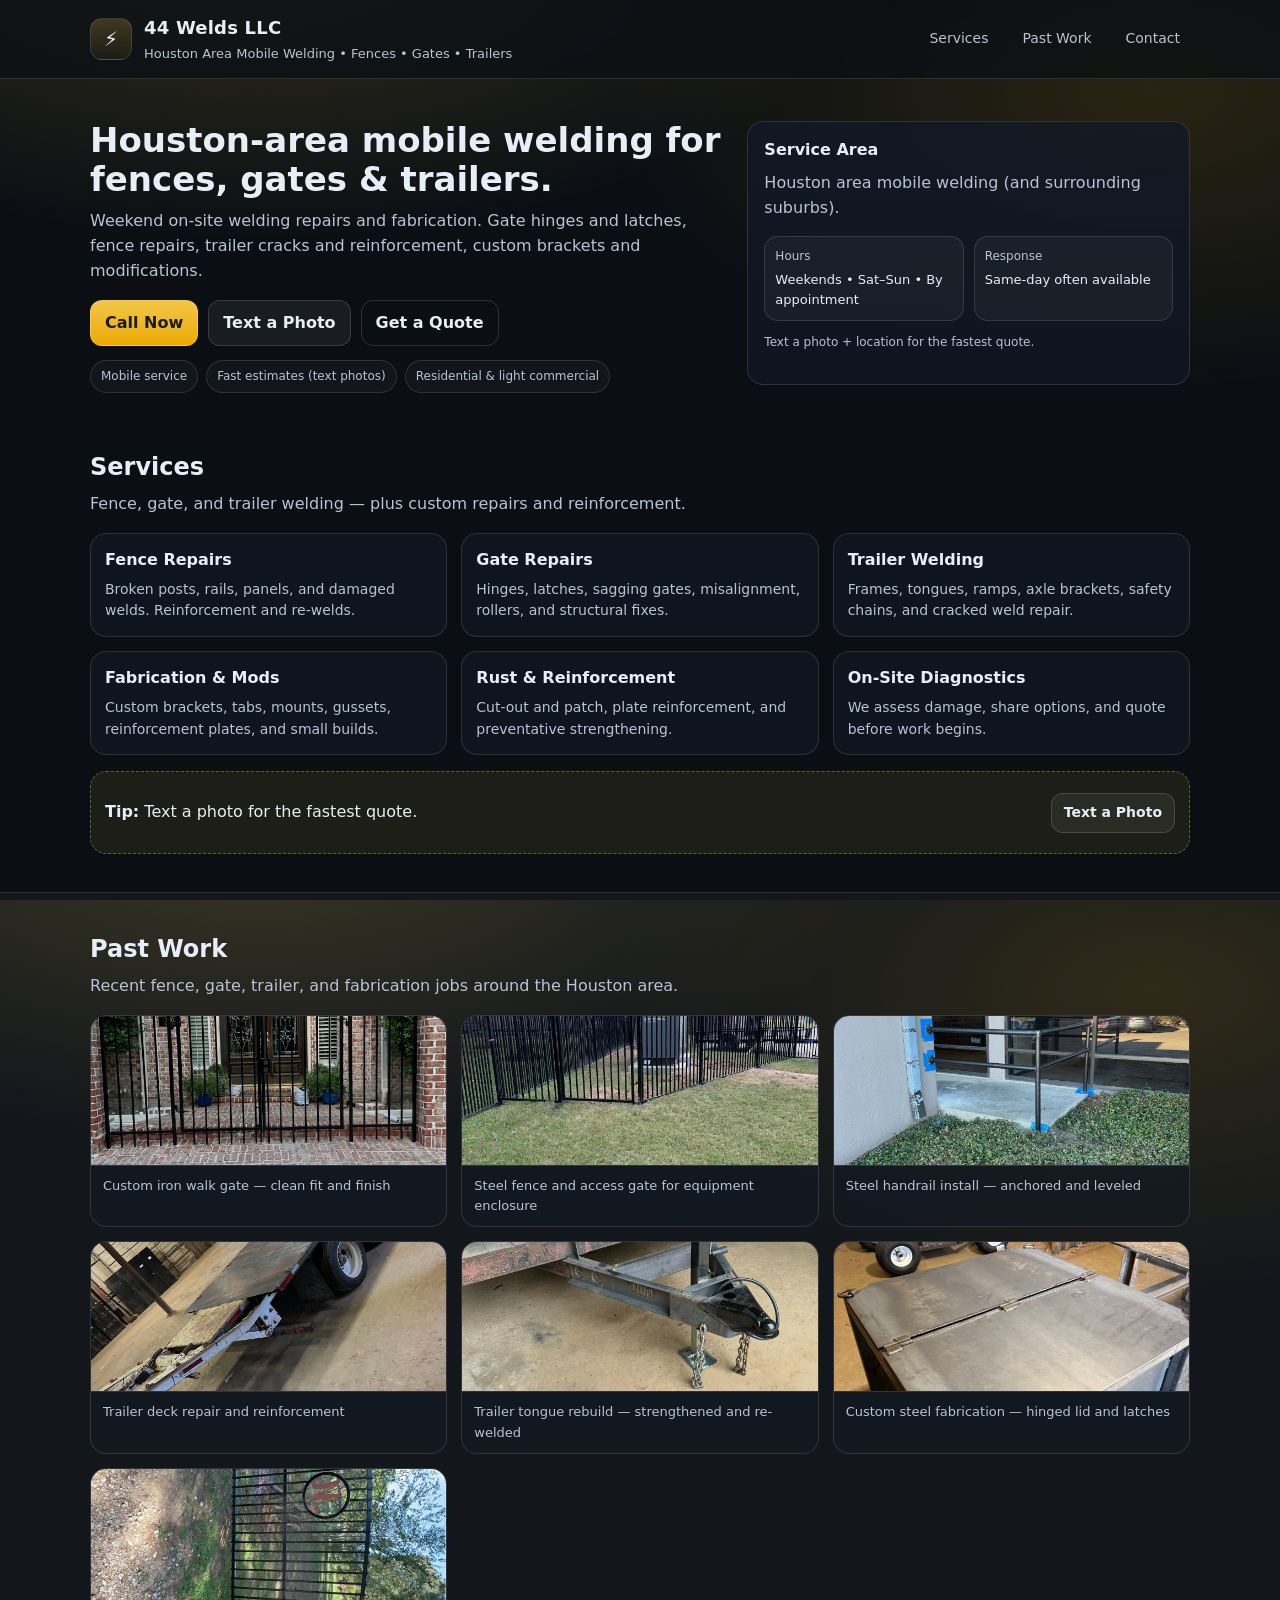
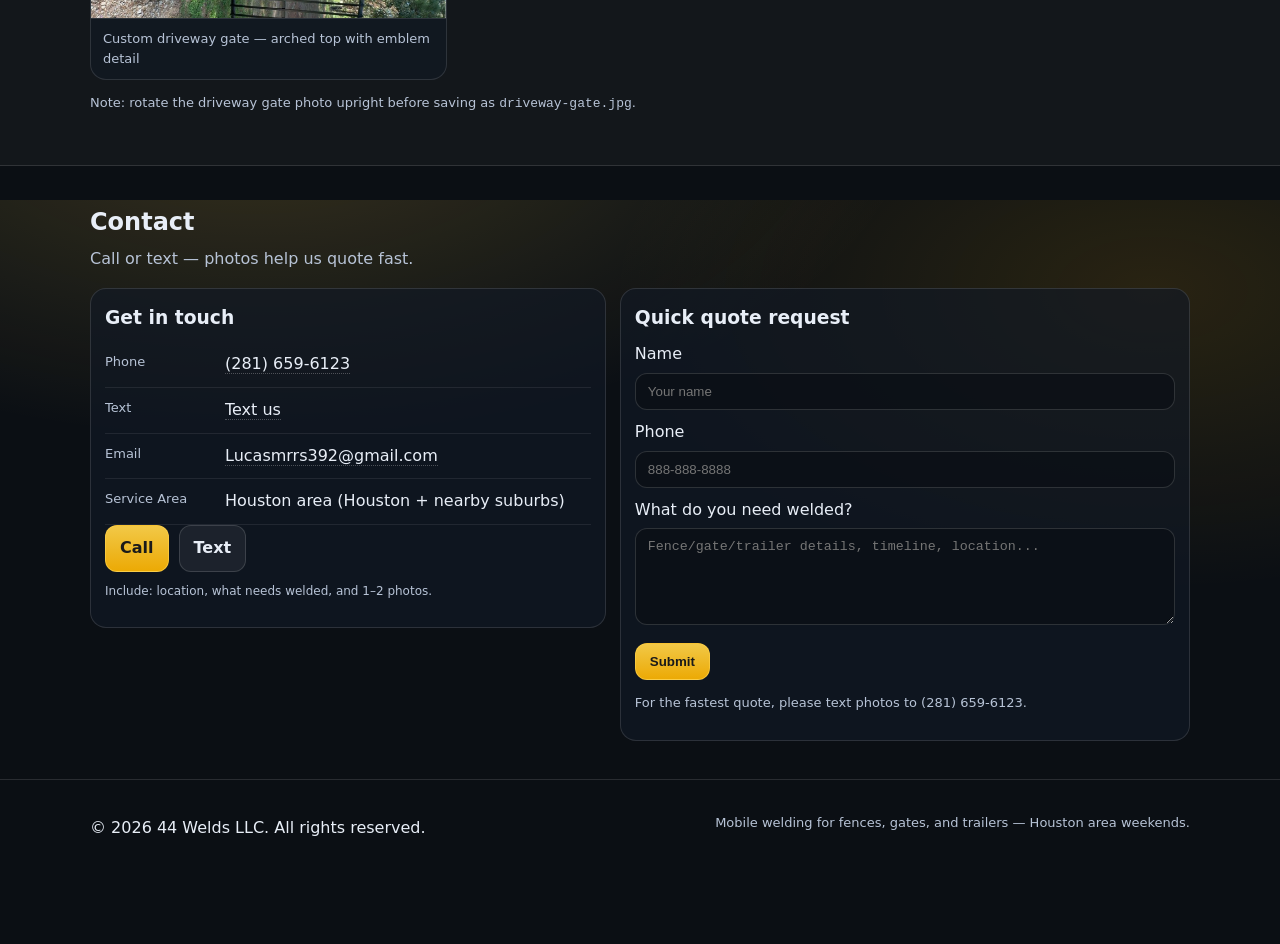
<file: index.html/index.html>
<!doctype html>
<html lang="en">
<head>
  <meta charset="utf-8" />
  <meta name="viewport" content="width=device-width, initial-scale=1" />
  <title>44 Welds LLC | Houston Mobile Welding</title>
  <meta name="description" content="44 Welds LLC — Houston area mobile welding for fences, gates, and trailers. Weekend service. Call or text photos for fast quotes." />

  <style>
    :root{
      --bg:#0b0f14;
      --card:#121926;
      --card2:#0f1622;
      --text:#e8eef7;
      --muted:#b7c3d6;
      --line:rgba(255,255,255,.12);
      --accent:#ffd24a;
      --accent2:#ffb703;
    }

    *{box-sizing:border-box}
    html,body{height:100%}
    body{
      margin:0;
      font-family: system-ui, -apple-system, Segoe UI, Roboto, Arial, sans-serif;
      background: radial-gradient(1200px 600px at 20% -10%, rgba(255,210,74,.18), transparent 55%),
                  radial-gradient(900px 500px at 90% 10%, rgba(255,183,3,.12), transparent 60%),
                  var(--bg);
      color:var(--text);
      line-height:1.55;
    }

    a{color:inherit}
    .container{width:min(1100px, 92vw); margin:0 auto;}

    .header{
      position:sticky; top:0; z-index:50;
      backdrop-filter: blur(10px);
      background: rgba(11,15,20,.75);
      border-bottom:1px solid var(--line);
    }
    .header-inner{
      display:flex; gap:16px; align-items:center; justify-content:space-between;
      padding:14px 0;
    }
    .brand{display:flex; gap:12px; align-items:center}
    .logo{
      width:42px;height:42px; display:grid; place-items:center;
      border:1px solid var(--line);
      background: linear-gradient(180deg, rgba(255,210,74,.2), rgba(255,210,74,.05));
      border-radius:12px;
      font-size:20px;
    }
    .site-title{margin:0; font-size:18px; letter-spacing:.2px}
    .tagline{margin:2px 0 0; color:var(--muted); font-size:13px}

    .nav{display:flex; gap:14px; flex-wrap:wrap}
    .nav a{
      text-decoration:none; color:var(--muted);
      font-size:14px; padding:8px 10px; border-radius:10px;
    }
    .nav a:hover{background:rgba(255,255,255,.06); color:var(--text)}

    .hero{padding:42px 0 18px;}
    .hero-inner{
      display:grid;
      grid-template-columns: 1.3fr .9fr;
      gap:18px;
      align-items:start;
    }
    .hero h2{margin:0 0 10px; font-size:34px; line-height:1.15}
    .hero p{margin:0 0 16px; color:var(--muted)}
    .hero-card{
      border:1px solid var(--line);
      background:linear-gradient(180deg, rgba(18,25,38,.85), rgba(15,22,34,.85));
      border-radius:16px;
      padding:16px;
    }
    .hero-card h3{margin:0 0 8px; font-size:16px}
    .card-grid{display:grid; grid-template-columns:1fr 1fr; gap:10px; margin:12px 0;}
    .mini{
      border:1px solid var(--line);
      border-radius:14px;
      padding:10px;
      background:rgba(255,255,255,.04);
    }
    .mini-title{color:var(--muted); font-size:12px}
    .mini-value{font-size:13px; margin-top:4px}

    .badges{
      list-style:none; padding:0; margin:14px 0 0;
      display:flex; flex-wrap:wrap; gap:8px;
    }
    .badges li{
      font-size:12px; color:var(--muted);
      border:1px solid var(--line);
      padding:6px 10px;
      border-radius:999px;
      background:rgba(255,255,255,.03);
    }

    .section{padding:38px 0}
    .section.alt{
      background:rgba(255,255,255,.03);
      border-top:1px solid var(--line);
      border-bottom:1px solid var(--line)
    }
    .section-head{margin-bottom:16px}
    .section-head h2{margin:0 0 6px; font-size:24px}
    .section-head p{margin:0; color:var(--muted)}

    .grid{display:grid; grid-template-columns: repeat(3, 1fr); gap:14px;}
    .tile{
      border:1px solid var(--line);
      background:rgba(18,25,38,.65);
      border-radius:16px;
      padding:14px;
    }
    .tile h3{margin:0 0 6px; font-size:16px}
    .tile p{margin:0; color:var(--muted); font-size:14px}

    .callout{
      margin-top:16px;
      border:1px dashed rgba(255,210,74,.35);
      background:rgba(255,210,74,.08);
      padding:12px 14px;
      border-radius:16px;
      display:flex;
      align-items:center;
      justify-content:space-between;
      gap:12px;
    }

    .gallery{display:grid; grid-template-columns: repeat(3, 1fr); gap:14px;}
    .shot{
      margin:0;
      border:1px solid var(--line);
      background:rgba(18,25,38,.6);
      border-radius:16px;
      overflow:hidden;
    }
    .shot img{
      width:100%;
      height:150px;
      object-fit:cover;
      display:block;
      border-bottom:1px solid var(--line);
    }
    .shot figcaption{padding:10px 12px; color:var(--muted); font-size:13px}

    .contact-grid{
      display:grid;
      grid-template-columns: .95fr 1.05fr;
      gap:14px;
      align-items:start;
    }
    .contact-card{
      border:1px solid var(--line);
      background:rgba(18,25,38,.65);
      border-radius:16px;
      padding:14px;
    }
    .contact-card h3{margin:0 0 10px}
    .contact-row{
      display:grid;
      grid-template-columns: 110px 1fr;
      gap:10px;
      padding:10px 0;
      border-bottom:1px solid rgba(255,255,255,.08);
    }
    .contact-row:last-of-type{border-bottom:none}
    .label{color:var(--muted); font-size:13px}
    .value a{
      color:var(--text);
      text-decoration:none;
      border-bottom:1px dotted rgba(255,255,255,.25)
    }
    .value a:hover{border-bottom-color:rgba(255,210,74,.8)}

    .form{
      border:1px solid var(--line);
      background:rgba(18,25,38,.65);
      border-radius:16px;
      padding:14px;
    }
    .form h3{margin:0 0 10px}
    label{display:block; margin:10px 0}
    input, textarea{
      width:100%;
      margin-top:6px;
      padding:10px 12px;
      border-radius:12px;
      border:1px solid rgba(255,255,255,.14);
      background:rgba(11,15,20,.7);
      color:var(--text);
      outline:none;
    }
    input:focus, textarea:focus{
      border-color: rgba(255,210,74,.55);
      box-shadow: 0 0 0 3px rgba(255,210,74,.12);
    }


    .btn{
      display:inline-flex;
      align-items:center;
      justify-content:center;
      gap:8px;
      border-radius:12px;
      padding:10px 14px;
      border:1px solid rgba(255,255,255,.14);
      background:rgba(255,255,255,.06);
      text-decoration:none;
      color:var(--text);
      font-weight:600;
    }
    .btn:hover{background:rgba(255,255,255,.10)}
    .btn.primary{
      background: linear-gradient(180deg, rgba(255,210,74,.95), rgba(255,183,3,.92));
      color:#1a1a1a;
      border-color: rgba(255,210,74,.65);
    }
    .btn.primary:hover{filter:brightness(1.02)}
    .btn.ghost{background:transparent;}
    .btn.small{padding:8px 12px; border-radius:12px; font-size:14px}

    .cta-row{display:flex; flex-wrap:wrap; gap:10px}

    .footer{
      border-top:1px solid var(--line);
      padding:20px 0 88px;
    }
    .footer-inner{
      display:flex; justify-content:space-between; gap:12px; flex-wrap:wrap;
    }
    .footer .small{color:var(--muted); font-size:13px}
    .note{color:var(--muted); font-size:13px}
    .fineprint{color:var(--muted); font-size:12px; margin-top:10px}

    .sticky-actions{
      position:fixed;
      left:0; right:0; bottom:0;
      padding:10px;
      display:none;
      gap:10px;
      background: rgba(11,15,20,.82);
      border-top:1px solid var(--line);
      backdrop-filter: blur(10px);
    }
    .sticky-actions .btn{flex:1}

    @media (max-width: 860px){
      .hero-inner{grid-template-columns:1fr}
      .grid{grid-template-columns:1fr 1fr}
      .gallery{grid-template-columns:1fr 1fr}
      .contact-grid{grid-template-columns:1fr}
      .sticky-actions{display:flex}
      .nav{display:none}
      .hero h2{font-size:28px}
    }
    @media (max-width: 520px){
      .grid,.gallery{grid-template-columns:1fr}
    }
  </style>
</head>
<body>
  <header class="header">
    <div class="container header-inner">
      <div class="brand">
        <div class="logo" aria-hidden="true">⚡</div>
        <div>
          <h1 class="site-title">44 Welds LLC</h1>
          <p class="tagline">Houston Area Mobile Welding • Fences • Gates • Trailers</p>
        </div>
      </div>

      <nav class="nav" aria-label="Primary">
        <a href="#services">Services</a>
        <a href="#work">Past Work</a>
        <a href="#contact">Contact</a>
      </nav>
    </div>
  </header>

  <main>
    <section class="hero">
      <div class="container hero-inner">
        <div class="hero-copy">
          <h2>Houston-area mobile welding for fences, gates & trailers.</h2>
          <p>
            Weekend on-site welding repairs and fabrication. Gate hinges and latches, fence repairs,
            trailer cracks and reinforcement, custom brackets and modifications.
          </p>

          <div class="cta-row">
            <a class="btn primary" href="tel:+12816596123">Call Now</a>
            <a class="btn" href="sms:+12816596123">Text a Photo</a>
            <a class="btn ghost" href="#contact">Get a Quote</a>
          </div>

          <ul class="badges" aria-label="Highlights">
            <li>Mobile service</li>
            <li>Fast estimates (text photos)</li>
            <li>Residential & light commercial</li>
          </ul>
        </div>

        <div class="hero-card" role="region" aria-label="Service area">
          <h3>Service Area</h3>
          <p>Houston area mobile welding (and surrounding suburbs).</p>

          <div class="card-grid">
            <div class="mini">
              <div class="mini-title">Hours</div>
              <div class="mini-value">Weekends • Sat–Sun • By appointment</div>
            </div>
            <div class="mini">
              <div class="mini-title">Response</div>
              <div class="mini-value">Same-day often available</div>
            </div>
          </div>

          <p class="fineprint">Text a photo + location for the fastest quote.</p>
        </div>
      </div>
    </section>

    <section id="services" class="section">
      <div class="container">
        <div class="section-head">
          <h2>Services</h2>
          <p>Fence, gate, and trailer welding — plus custom repairs and reinforcement.</p>
        </div>

        <div class="grid">
          <article class="tile"><h3>Fence Repairs</h3><p>Broken posts, rails, panels, and damaged welds. Reinforcement and re-welds.</p></article>
          <article class="tile"><h3>Gate Repairs</h3><p>Hinges, latches, sagging gates, misalignment, rollers, and structural fixes.</p></article>
          <article class="tile"><h3>Trailer Welding</h3><p>Frames, tongues, ramps, axle brackets, safety chains, and cracked weld repair.</p></article>
          <article class="tile"><h3>Fabrication & Mods</h3><p>Custom brackets, tabs, mounts, gussets, reinforcement plates, and small builds.</p></article>
          <article class="tile"><h3>Rust & Reinforcement</h3><p>Cut-out and patch, plate reinforcement, and preventative strengthening.</p></article>
          <article class="tile"><h3>On-Site Diagnostics</h3><p>We assess damage, share options, and quote before work begins.</p></article>
        </div>

        <div class="callout">
          <p><strong>Tip:</strong> Text a photo for the fastest quote.</p>
          <a class="btn small" href="sms:+12816596123">Text a Photo</a>
        </div>
      </div>
    </section>

    <section id="work" class="section alt">
      <div class="container">
        <div class="section-head">
          <h2>Past Work</h2>
          <p>Recent fence, gate, trailer, and fabrication jobs around the Houston area.</p>
        </div>

        <div class="gallery">
          <figure class="shot"><img src="/images/walk-gate.jpg" alt="Decorative iron walk gate at brick home" /><figcaption>Custom iron walk gate — clean fit and finish</figcaption></figure>
          <figure class="shot"><img src="/images/utility-fence.jpg" alt="Steel fence and gate around equipment enclosure" /><figcaption>Steel fence and access gate for equipment enclosure</figcaption></figure>
          <figure class="shot"><img src="/images/handrail.jpg" alt="Steel handrail installed at commercial entry" /><figcaption>Steel handrail install — anchored and leveled</figcaption></figure>
          <figure class="shot"><img src="/images/flatbed-trailer.jpg" alt="Multi-axle flatbed trailer deck repair" /><figcaption>Trailer deck repair and reinforcement</figcaption></figure>
          <figure class="shot"><img src="/images/trailer-tongue.jpg" alt="Trailer tongue repair with coupler and jack mount" /><figcaption>Trailer tongue rebuild — strengthened and re-welded</figcaption></figure>
          <figure class="shot"><img src="/images/custom-fab-box.jpg" alt="Custom steel fabrication with hinged lid and latches" /><figcaption>Custom steel fabrication — hinged lid and latches</figcaption></figure>
          <figure class="shot"><img src="/images/driveway-gate.jpg" alt="Custom driveway gate with arched top and emblem" /><figcaption>Custom driveway gate — arched top with emblem detail</figcaption></figure>
        </div>

        <p class="note">Note: rotate the driveway gate photo upright before saving as <code>driveway-gate.jpg</code>.</p>
      </div>
    </section>

    <section id="contact" class="section">
      <div class="container">
        <div class="section-head">
          <h2>Contact</h2>
          <p>Call or text — photos help us quote fast.</p>
        </div>

        <div class="contact-grid">
          <div class="contact-card">
            <h3>Get in touch</h3>

            <div class="contact-row"><div class="label">Phone</div><div class="value"><a href="tel:+12816596123">(281) 659-6123</a></div></div>
            <div class="contact-row"><div class="label">Text</div><div class="value"><a href="sms:+12816596123">Text us</a></div></div>
            <div class="contact-row"><div class="label">Email</div><div class="value"><a href="mailto:Lucasmrrs392@gmail.com">Lucasmrrs392@gmail.com</a></div></div>
            <div class="contact-row"><div class="label">Service Area</div><div class="value">Houston area (Houston + nearby suburbs)</div></div>

            <div class="cta-row">
              <a class="btn primary" href="tel:+12816596123">Call</a>
              <a class="btn" href="sms:+12816596123">Text</a>
            </div>

            <p class="fineprint">Include: location, what needs welded, and 1–2 photos.</p>
          </div>

          <form class="form" action="https://formspree.io/f/xzdkzvew" method="POST" enctype="multipart/form-data">
  <h3>Quick quote request</h3>

  <label>
    Name
    <input type="text" name="name" autocomplete="name" placeholder="Your name" required />
  </label>

  <label>
    Phone
    <input type="tel" name="phone" autocomplete="tel" placeholder="888-888-8888" required />
  </label>

  <label>
    What do you need welded?
    <textarea name="message" rows="5" placeholder="Fence/gate/trailer details, timeline, location..." required></textarea>
  </label>

  <button class="btn primary" type="submit">Submit</button>

  <p class="note">For the fastest quote, please text photos to (281) 659-6123.</p>
</form>
        </div>
      </div>
    </section>
  </main>

  <footer class="footer">
    <div class="container footer-inner">
      <p>© <span id="year"></span> 44 Welds LLC. All rights reserved.</p>
      <p class="small">Mobile welding for fences, gates, and trailers — Houston area weekends.</p>
    </div>
  </footer>

  <div class="sticky-actions" aria-label="Quick actions">
    <a class="btn primary" href="tel:+12816596123">Call</a>
    <a class="btn" href="sms:+12816596123">Text</a>
  </div>

  <script>
    document.getElementById("year").textContent = new Date().getFullYear();
  </script>
</body>
</html>
</file>
